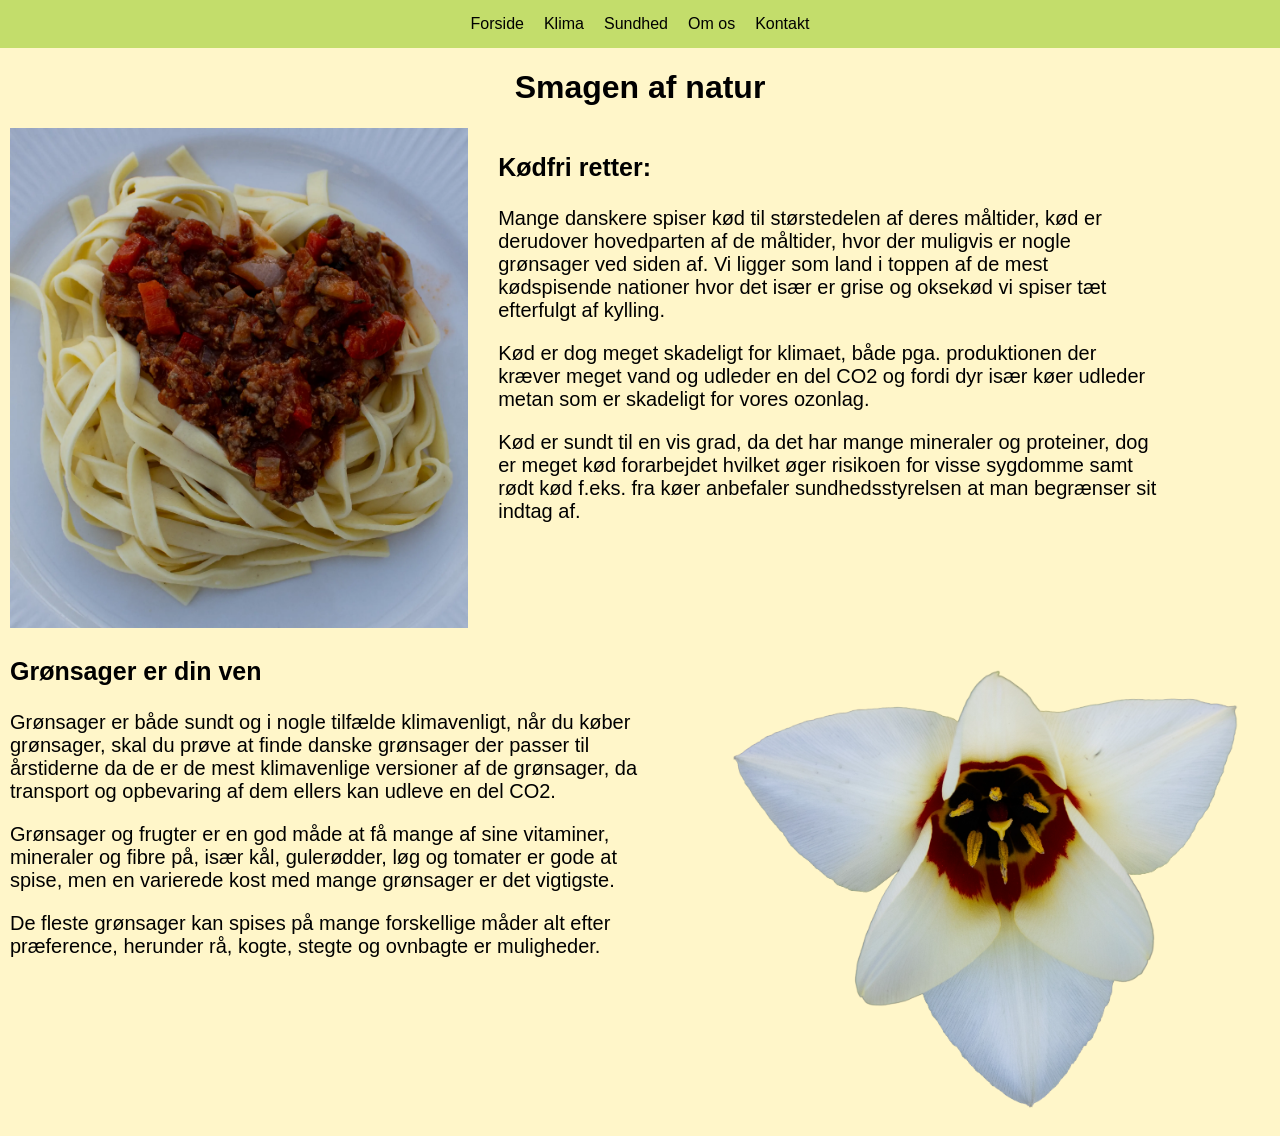
<file: index.html>
<!DOCTYPE html>
<html>
<head>
    <meta name="viewport" content="width=device-width, initial-scale=1">
    <link rel="stylesheet" href="style.css">
</head>
<body>
	<nav class="navbar">
    <a href="index.html">Forside</a>
	<a href="klima.html">Klima</a>
    <a href="Sundhed.html">Sundhed</a>
    <a href="Om-os.html"> Om os</a>
    <a href="Kontakt.html">Kontakt</a>
	</nav>
	<main>
		<h1> Smagen af natur </h1>
		<article class = "flex-sektion">
			<div>
				<img class = "overst-forsidebillede" src ="Billeder/forside-billeder-øverst.webp" alt = "Billede af plante">
			</div>
			<div>
				<h3>Kødfri retter: </h3>
				<p class = "Forside">

Mange danskere spiser kød til størstedelen af deres måltider, kød er derudover hovedparten af de måltider, hvor der muligvis er nogle grønsager ved siden af. Vi ligger som land i toppen af de mest kødspisende nationer hvor det især er grise og oksekød vi spiser tæt efterfulgt af kylling.  
					</p>
				<p class = "Forside">

Kød er dog meget skadeligt for klimaet, både pga. produktionen der kræver meget vand og udleder en del CO2 og fordi dyr især køer udleder metan som er skadeligt for vores ozonlag. 
					</p>
				<p class = "Forside">

Kød er sundt til en vis grad, da det har mange mineraler og proteiner, dog er meget kød forarbejdet hvilket øger risikoen for visse sygdomme samt rødt kød f.eks. fra køer anbefaler sundhedsstyrelsen at man begrænser sit indtag af.</p>
			</div> 
		</article>
		
		<article class = "flex-sektion">
			<div>
				<h3>Grønsager er din ven </h3>
				<p> 

Grønsager er både sundt og i nogle tilfælde klimavenligt, når du køber grønsager, skal du prøve at finde danske grønsager der passer til årstiderne da de er de mest klimavenlige versioner af de grønsager, da transport og opbevaring af dem ellers kan udleve en del CO2.  
					</p>
				<p>

Grønsager og frugter er en god måde at få mange af sine vitaminer, mineraler og fibre på, især kål, gulerødder, løg og tomater er gode at spise, men en varierede kost med mange grønsager er det vigtigste. 
</p>
				<p>
De fleste grønsager kan spises på mange forskellige måder alt efter præference, herunder rå, kogte, stegte og ovnbagte er muligheder.  </p>
			</div> 
			<div>
				<img class = "nederst-forsidebillede" src ="Billeder/forside-billeder-nederst.webp" alt = "Billede af æg">
			</div>
			   
		</article>
	</main> 
</body>
</html>
</file>
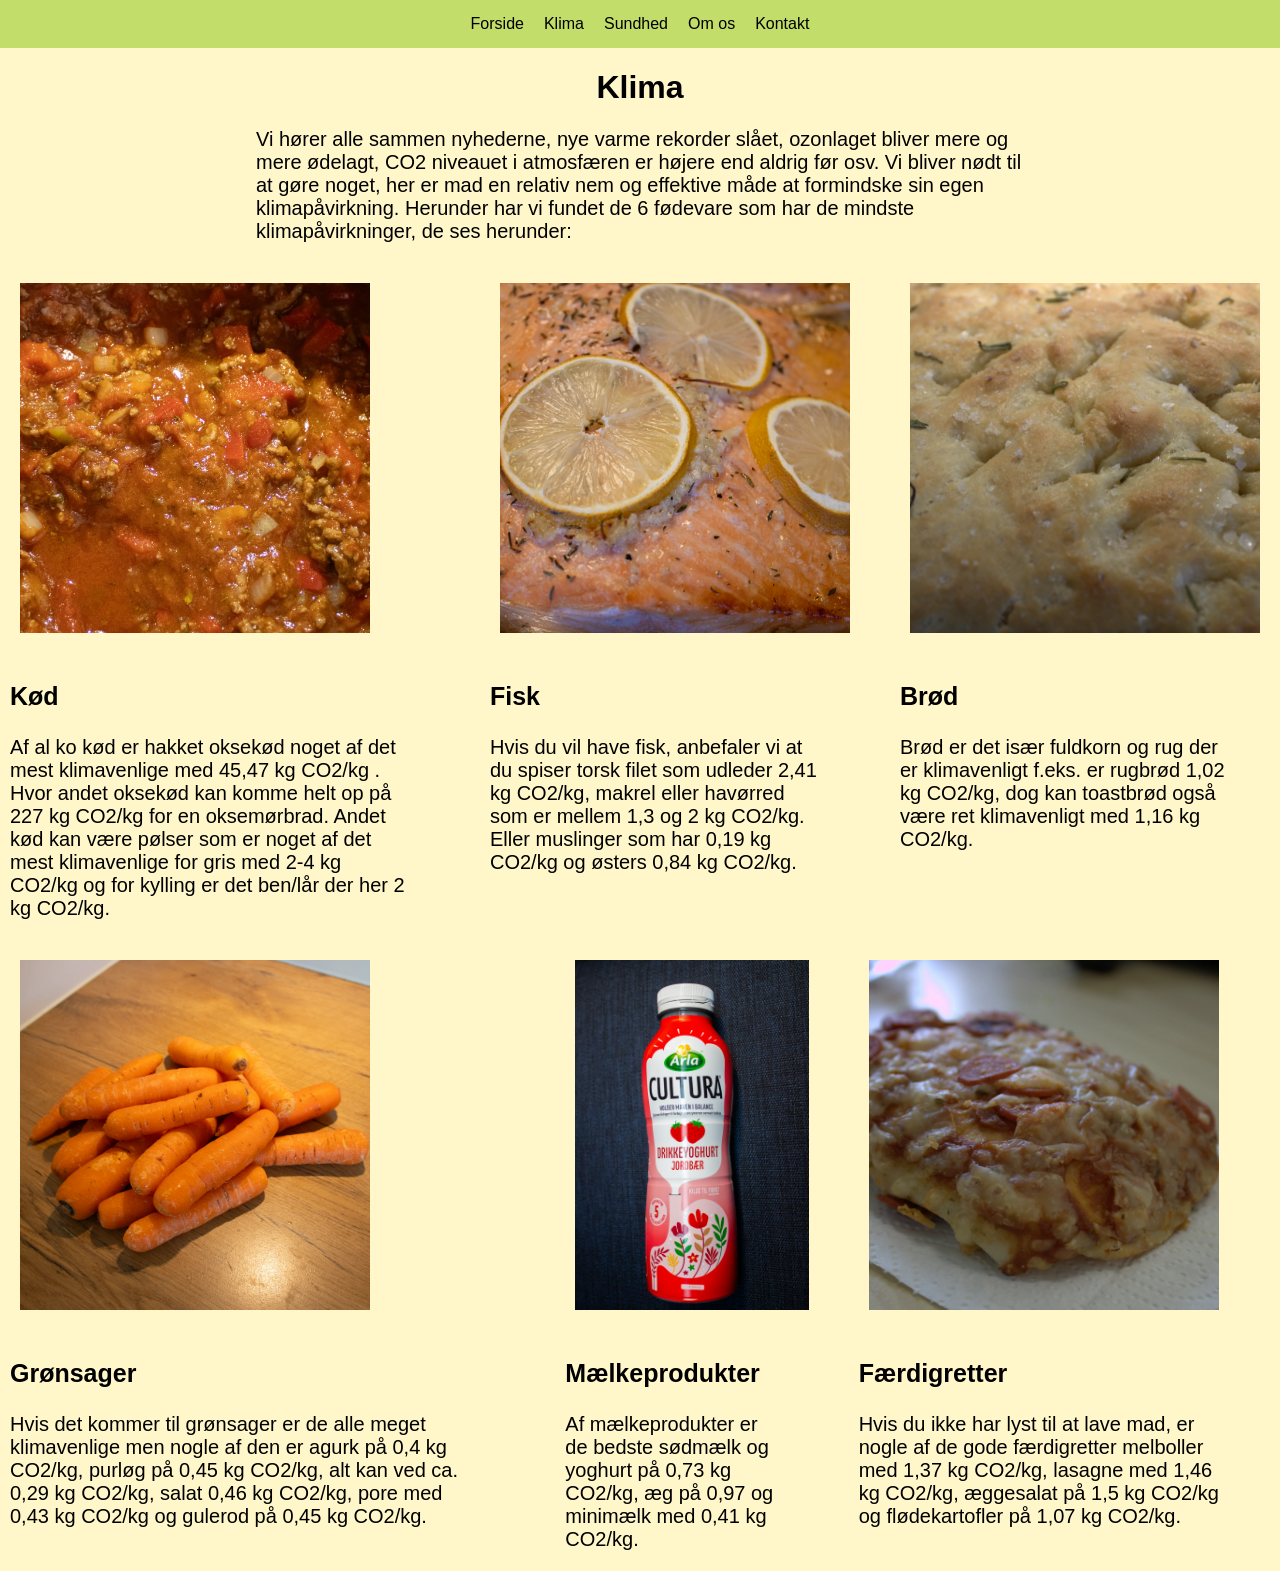
<file: klima.html>
<!DOCTYPE html>
<html>
<head>
    <meta name="viewport" content="width=device-width, initial-scale=1">
    <link rel="stylesheet" href="style.css">
</head>
<body>
	<nav class="navbar">
    <a href="index.html">Forside</a>
	<a href="klima.html">Klima</a>
    <a href="Sundhed.html">Sundhed</a>
    <a href="Om-os.html"> Om os</a>
    <a href="Kontakt.html">Kontakt</a>
	</nav>
	<main>
		<h1> Klima </h1>	
		<p class = "ks">Vi hører alle sammen nyhederne, nye varme rekorder slået, ozonlaget bliver mere og mere ødelagt, CO2 niveauet i atmosfæren er højere end aldrig før osv. Vi bliver nødt til at gøre noget, her er mad en relativ nem og effektive måde at formindske sin egen klimapåvirkning. Herunder har vi fundet de 6 fødevare som har de mindste klimapåvirkninger, de ses herunder: </p>
		<article class = "flex-sektion">
			<div>
				<img class = "mere-om-billede" src ="Billeder/mad-1.webp" alt = "Billede af mad">
				<h3> Kød </h3>
					<p>Af al ko kød er hakket oksekød noget af det mest klimavenlige med 45,47 kg CO2/kg . Hvor andet oksekød kan komme helt op på 227 kg CO2/kg for en oksemørbrad. Andet kød kan være pølser som er noget af det mest klimavenlige for gris med 2-4 kg CO2/kg og for kylling er det ben/lår der her 2 kg CO2/kg.  </p>
			</div>
			<div>
				<img class = "mere-om-billede" src ="Billeder/mad-2.webp" alt = "Billede af mad">
				<h3> Fisk</h3>
					<p>Hvis du vil have fisk, anbefaler vi at du spiser torsk filet som udleder 2,41 kg CO2/kg, makrel eller havørred som er mellem 1,3 og 2 kg CO2/kg. Eller muslinger som har 0,19 kg CO2/kg og østers 0,84 kg CO2/kg.  </p>
			</div>
			<div>
				<img class = "mere-om-billede" src ="Billeder/mad-3.webp" alt = "Billede af mad">
				<h3> Brød </h3>
					<p>Brød er det især fuldkorn og rug der er klimavenligt f.eks. er rugbrød 1,02 kg CO2/kg, dog kan toastbrød også være ret klimavenligt med 1,16 kg CO2/kg.  </p>
			</div>
		</article> 
		<article class = "flex-sektion">
			<div>
				<img class = "mere-om-billede" src ="Billeder/mad-4.webp" alt = "Billede af mad">
				<h3> Grønsager </h3>
					<p> Hvis det kommer til grønsager er de alle meget klimavenlige men nogle af den er agurk på 0,4 kg CO2/kg, purløg på 0,45 kg CO2/kg, alt kan ved ca. 0,29 kg CO2/kg, salat 0,46 kg CO2/kg, pore med 0,43 kg CO2/kg og gulerod på 0,45 kg CO2/kg. </p>
			</div>
			<div>
				<img class = "mere-om-billede" src ="Billeder/mad-5.webp" alt = "Billede af mad">
				<h3> Mælkeprodukter</h3>
					<p>Af mælkeprodukter er de bedste sødmælk og yoghurt på 0,73 kg CO2/kg, æg på 0,97 og minimælk med 0,41 kg CO2/kg.  </p>
			</div>
			<div>
				<img class = "mere-om-billede" src ="Billeder/mad-6.webp" alt = "Billede af mad">
				<h3> Færdigretter </h3>
					<p>Hvis du ikke har lyst til at lave mad, er nogle af de gode færdigretter melboller med 1,37 kg CO2/kg, lasagne med 1,46 kg CO2/kg, æggesalat på 1,5 kg CO2/kg og flødekartofler på 1,07 kg CO2/kg.   </p>
			</div>
		</article> 
		
	</main> 
</body>
</html>
</file>
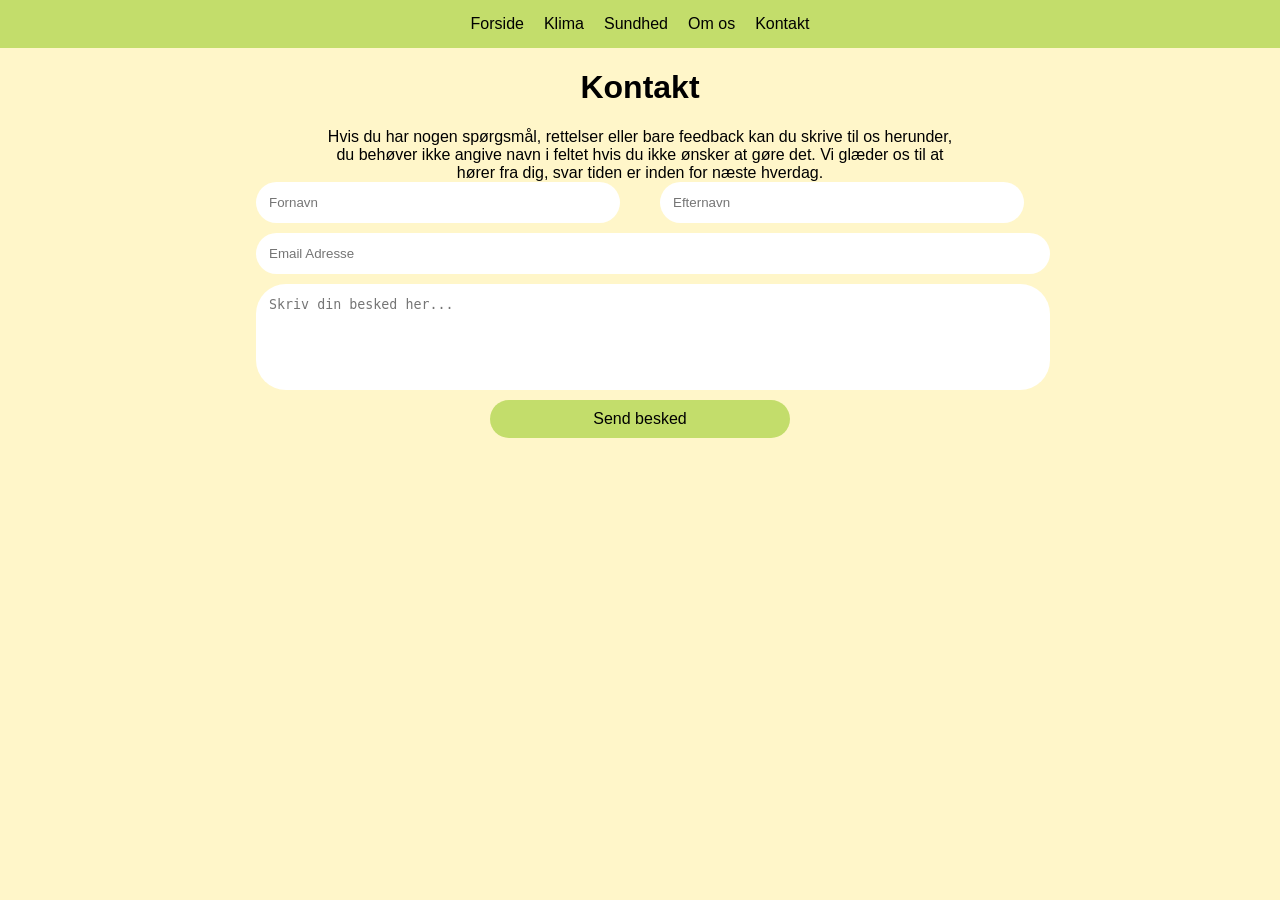
<file: Kontakt.html>
<!DOCTYPE html>
<html>
<head>
    <meta name="viewport" content="width=device-width, initial-scale=1">
    <link rel="stylesheet" href="style.css">
</head>
<body>
	<nav class="navbar">
    <a href="index.html">Forside</a>
	<a href="klima.html">Klima</a>
    <a href="Sundhed.html">Sundhed</a>
    <a href="Om-os.html"> Om os</a>
    <a href="Kontakt.html">Kontakt</a>
	</nav>
	<main>
		<h1> Kontakt </h1>
		<div class = "tekst-kontakt">
			Hvis du har nogen spørgsmål, rettelser eller bare feedback kan du skrive til os herunder, du behøver ikke angive navn i feltet hvis du ikke ønsker at gøre det. Vi glæder os til at hører fra dig, svar tiden er inden for næste hverdag. 
		</div>
	<article class = "flex-sektion">
		<div class="form">
  <div class="raekke">
    <input type="text" placeholder="Fornavn">
    <input type="text" placeholder="Efternavn">
  </div>

  <input type="Email" placeholder="Email Adresse">
  
  <textarea placeholder="Skriv din besked her..."></textarea>

  <button>Send besked</button>
</div>
		</article>
 
	</main> 
</body>
</html>
</file>
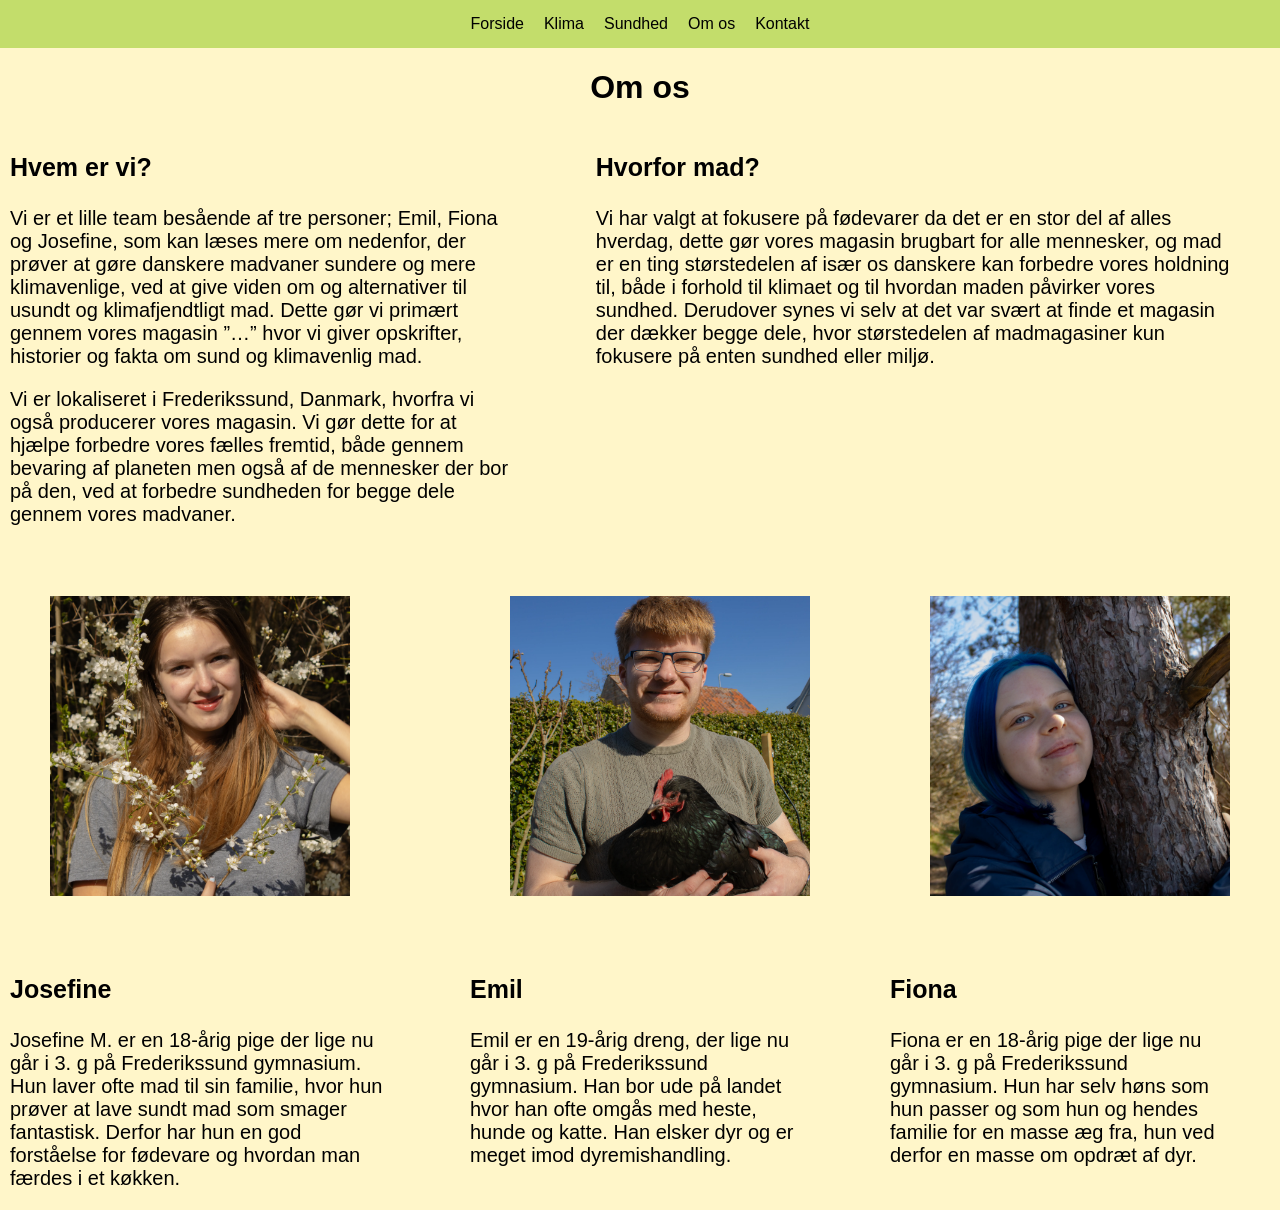
<file: Om-os.html>
<!DOCTYPE html>
<html>
<head>
    <meta name="viewport" content="width=device-width, initial-scale=1">
    <link rel="stylesheet" href="style.css">
</head>
<body>
	<nav class="navbar">
    <a href="index.html">Forside</a>
	<a href="klima.html">Klima</a>
    <a href="Sundhed.html">Sundhed</a>
    <a href="Om-os.html"> Om os</a>
    <a href="Kontakt.html">Kontakt</a>
	</nav>
	<main>
		<h1> Om os </h1>
		<article class = "flex-sektion">
			<div>
				<h3> Hvem er vi?  </h3>
					<p>

Vi er et lille team besående af tre personer; Emil, Fiona og Josefine, som kan læses mere om nedenfor, der prøver at gøre danskere madvaner sundere og mere klimavenlige, ved at give viden om og alternativer til usundt og klimafjendtligt mad.   Dette gør vi primært gennem vores magasin ”…” hvor vi giver opskrifter, historier og fakta om sund og klimavenlig mad. </p>
				<p>

Vi er lokaliseret i Frederikssund, Danmark, hvorfra vi også producerer vores magasin. Vi gør dette for at hjælpe forbedre vores fælles fremtid, både gennem bevaring af planeten men også af de mennesker der bor på den, ved at forbedre sundheden for begge dele gennem vores madvaner.  </p>
			</div>
			<div>
				<h3> Hvorfor mad?  </h3>
					<p>Vi har valgt at fokusere på fødevarer da det er en stor del af alles hverdag, dette gør vores magasin brugbart for alle mennesker, og mad er en ting størstedelen af især os danskere kan forbedre vores holdning til, både i forhold til klimaet og til hvordan maden påvirker vores sundhed. Derudover synes vi selv at det var svært at finde et magasin der dækker begge dele, hvor størstedelen af madmagasiner kun fokusere på enten sundhed eller miljø.</p>
			</div>
		</article> 
		
		<article class = "flex-sektion">
			<div>
				<img class = "om-os-billede" src ="Billeder/om-os-Josefine.webp" alt = "Billede af Josefine">
					<h3> Josefine</h3>
					<p>Josefine M. er en 18-årig pige der lige nu går i 3. g på Frederikssund gymnasium. Hun laver ofte mad til sin familie, hvor hun prøver at lave sundt mad som smager fantastisk. Derfor har hun en god forståelse for fødevare og hvordan man færdes i et køkken. </p>
			</div>
			<div>
				<img class = "om-os-billede" src ="Billeder/om-os-EMIL.webp" alt = "Billede af Emil">
				<h3> Emil</h3>
					<p>Emil er en 19-årig dreng, der lige nu går i 3. g på Frederikssund gymnasium. Han bor ude på landet hvor han ofte omgås med heste, hunde og katte. Han elsker dyr og er meget imod dyremishandling.  </p>
			</div>
			<div>
				<img class = "om-os-billede" src ="Billeder/om-os-Fiona.webp" alt = "Billede af Fiona">
				<h3> Fiona</h3>
					<p>Fiona er en 18-årig pige der lige nu går i 3. g på Frederikssund gymnasium. Hun har selv høns som hun passer og som hun og hendes familie for en masse æg fra, hun ved derfor en masse om opdræt af dyr. </p>
			</div>
		</article> 
		
	</main> 
</body>
</html>
</file>
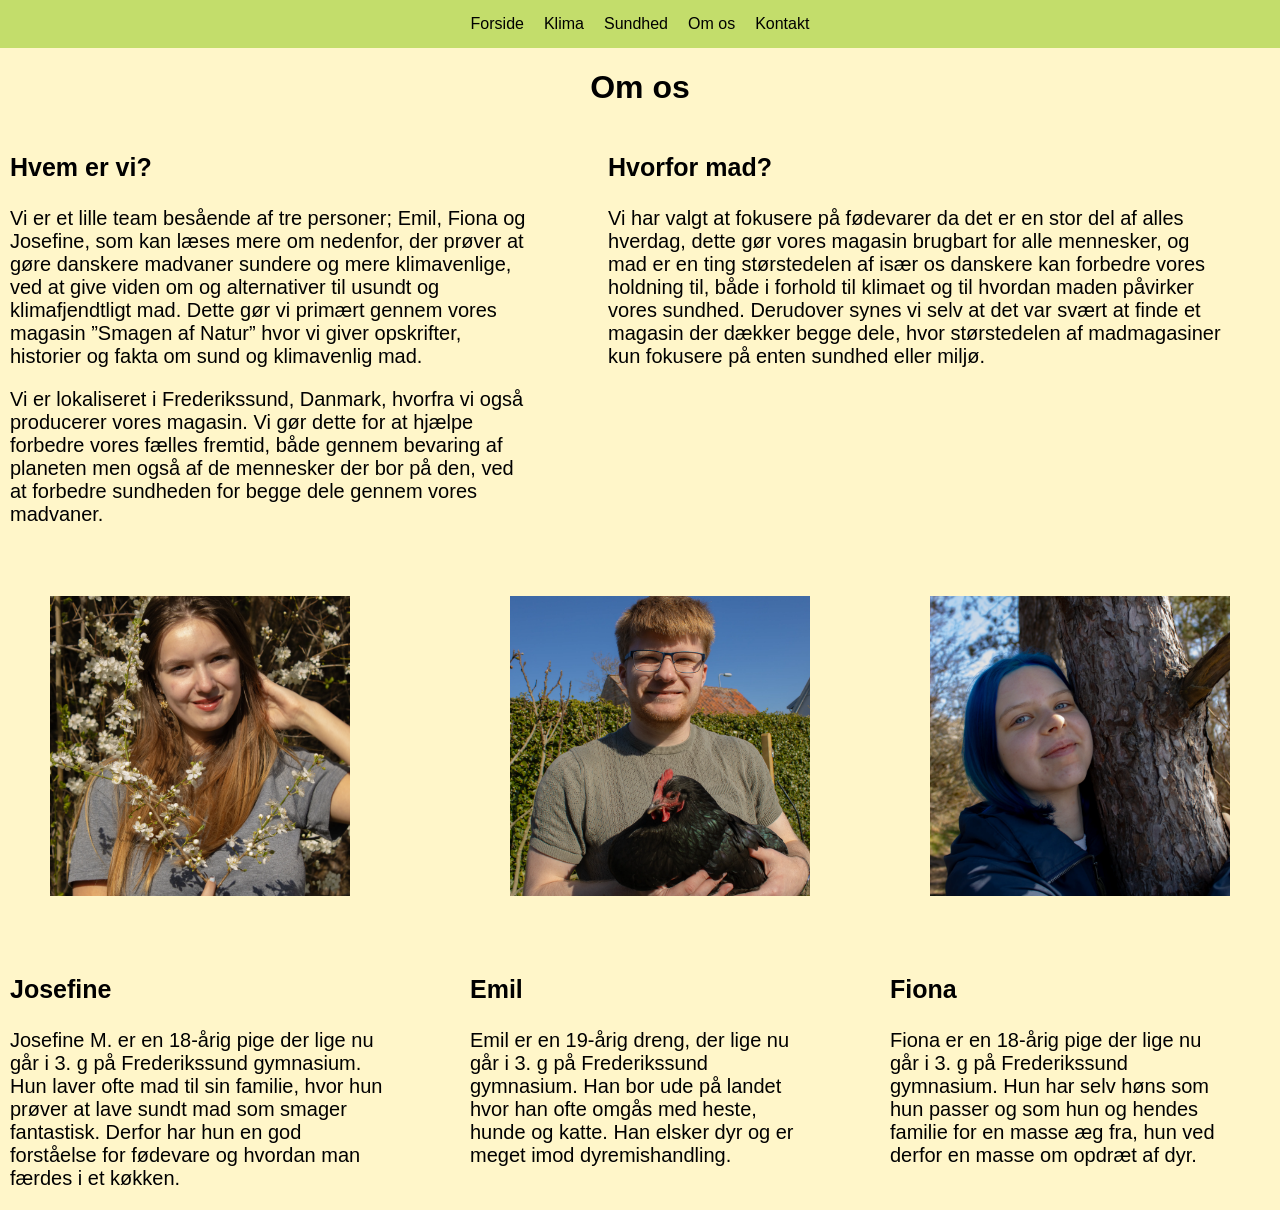
<file: om-os.html>
<!DOCTYPE html>
<html>
<head>
    <meta name="viewport" content="width=device-width, initial-scale=1">
    <link rel="stylesheet" href="style.css">
</head>
<body>
	<nav class="navbar">
    <a href="index.html">Forside</a>
	<a href="klima.html">Klima</a>
    <a href="Sundhed.html">Sundhed</a>
    <a href="Om-os.html"> Om os</a>
    <a href="Kontakt.html">Kontakt</a>
	</nav>
	<main>
		<h1> Om os </h1>
		<article class = "flex-sektion">
			<div>
				<h3> Hvem er vi?  </h3>
					<p>

Vi er et lille team besående af tre personer; Emil, Fiona og Josefine, som kan læses mere om nedenfor, der prøver at gøre danskere madvaner sundere og mere klimavenlige, ved at give viden om og alternativer til usundt og klimafjendtligt mad.   Dette gør vi primært gennem vores magasin ”Smagen af Natur” hvor vi giver opskrifter, historier og fakta om sund og klimavenlig mad. </p>
				<p>

Vi er lokaliseret i Frederikssund, Danmark, hvorfra vi også producerer vores magasin. Vi gør dette for at hjælpe forbedre vores fælles fremtid, både gennem bevaring af planeten men også af de mennesker der bor på den, ved at forbedre sundheden for begge dele gennem vores madvaner.  </p>
			</div>
			<div>
				<h3> Hvorfor mad?  </h3>
					<p>Vi har valgt at fokusere på fødevarer da det er en stor del af alles hverdag, dette gør vores magasin brugbart for alle mennesker, og mad er en ting størstedelen af især os danskere kan forbedre vores holdning til, både i forhold til klimaet og til hvordan maden påvirker vores sundhed. Derudover synes vi selv at det var svært at finde et magasin der dækker begge dele, hvor størstedelen af madmagasiner kun fokusere på enten sundhed eller miljø.</p>
			</div>
		</article> 
		
		<article class = "flex-sektion">
			<div>
				<img class = "om-os-billede" src ="Billeder/om-os-Josefine.webp" alt = "Billede af Josefine">
					<h3> Josefine</h3>
					<p>Josefine M. er en 18-årig pige der lige nu går i 3. g på Frederikssund gymnasium. Hun laver ofte mad til sin familie, hvor hun prøver at lave sundt mad som smager fantastisk. Derfor har hun en god forståelse for fødevare og hvordan man færdes i et køkken. </p>
			</div>
			<div>
				<img class = "om-os-billede" src ="Billeder/om-os-EMIL.webp" alt = "Billede af Emil">
				<h3> Emil</h3>
					<p>Emil er en 19-årig dreng, der lige nu går i 3. g på Frederikssund gymnasium. Han bor ude på landet hvor han ofte omgås med heste, hunde og katte. Han elsker dyr og er meget imod dyremishandling.  </p>
			</div>
			<div>
				<img class = "om-os-billede" src ="Billeder/om-os-Fiona.webp" alt = "Billede af Fiona">
				<h3> Fiona</h3>
					<p>Fiona er en 18-årig pige der lige nu går i 3. g på Frederikssund gymnasium. Hun har selv høns som hun passer og som hun og hendes familie for en masse æg fra, hun ved derfor en masse om opdræt af dyr. </p>
			</div>
		</article> 
		
	</main> 
</body>
</html>
</file>
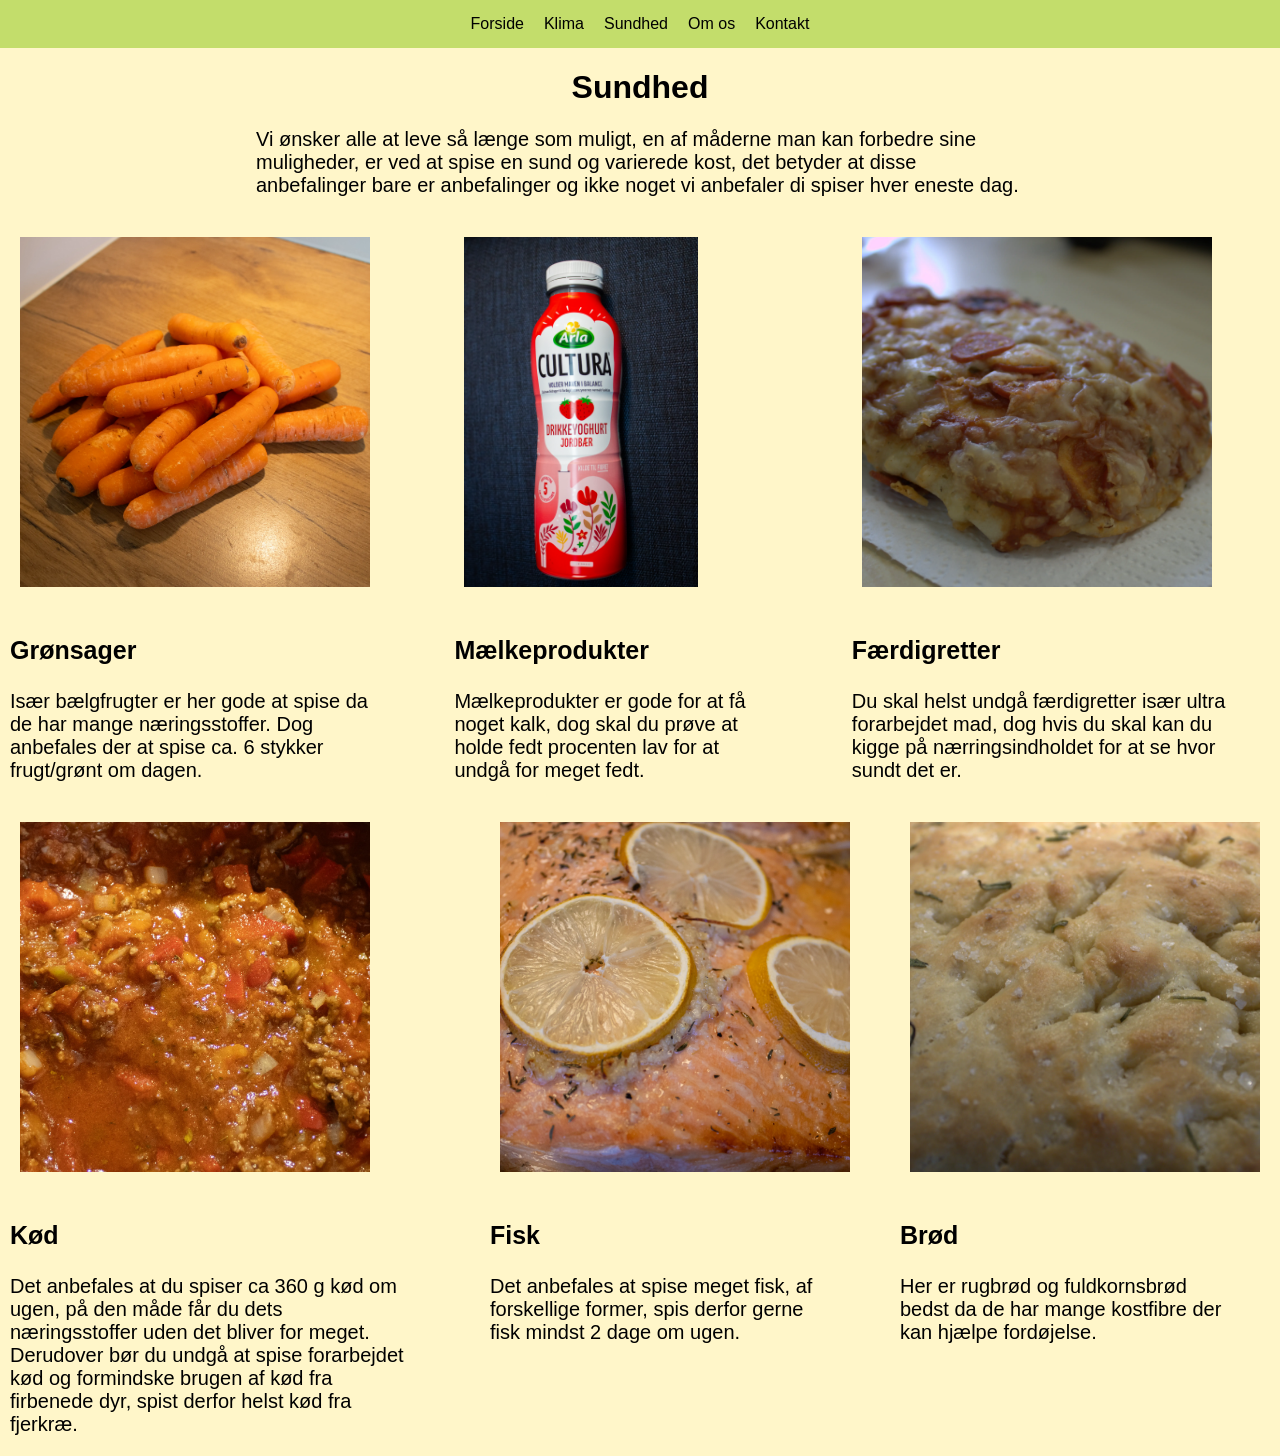
<file: Sundhed.html>
<!DOCTYPE html>
<html>
<head>
    <meta name="viewport" content="width=device-width, initial-scale=1">
    <link rel="stylesheet" href="style.css">
</head>
<body>
	<nav class="navbar">
    <a href="index.html">Forside</a>
	<a href="klima.html">Klima</a>
    <a href="Sundhed.html">Sundhed</a>
    <a href="Om-os.html"> Om os</a>
    <a href="Kontakt.html">Kontakt</a>
	</nav>
	<main>
		<h1> Sundhed </h1>		
		<p class = "ks">Vi ønsker alle at leve så længe som muligt, en af måderne man kan forbedre sine muligheder, er ved at spise en sund og varierede kost, det betyder at disse anbefalinger bare er anbefalinger og ikke noget vi anbefaler di spiser hver eneste dag.  </p>
			<article class = "flex-sektion">
			<div>
				<img class = "mere-om-billede" src ="Billeder/mad-4.webp" alt = "Billede af mad">
				<h3> Grønsager </h3>
					<p> Især bælgfrugter er her gode at spise da de har mange næringsstoffer. Dog anbefales der at spise ca. 6 stykker frugt/grønt om dagen.  </p>
			</div>
			<div>
				<img class = "mere-om-billede" src ="Billeder/mad-5.webp" alt = "Billede af mad">
				<h3> Mælkeprodukter</h3>
					<p>Mælkeprodukter er gode for at få noget kalk, dog skal du prøve at holde fedt procenten lav for at undgå for meget fedt.  </p>
			</div>
			<div>
				<img class = "mere-om-billede" src ="Billeder/mad-6.webp" alt = "Billede af mad">
				<h3> Færdigretter </h3>
					<p>Du skal helst undgå færdigretter især ultra forarbejdet mad, dog hvis du skal kan du kigge på nærringsindholdet for at se hvor sundt det er.    </p>
			</div>
		</article> 
		<article class = "flex-sektion">
			<div>
				<img class = "mere-om-billede" src ="Billeder/mad-1.webp" alt = "Billede af mad">
				<h3> Kød </h3>
					<p>Det anbefales at du spiser ca 360 g kød om ugen, på den måde får du dets næringsstoffer uden det bliver for meget. Derudover bør du undgå at spise forarbejdet kød og formindske brugen af kød fra firbenede dyr, spist derfor helst kød fra fjerkræ.   </p>
			</div>
			<div>
				<img class = "mere-om-billede" src ="Billeder/mad-2.webp" alt = "Billede af mad">
				<h3> Fisk</h3>
					<p>Det anbefales at spise meget fisk, af forskellige former, spis derfor gerne fisk mindst 2 dage om ugen.  </p>
			</div>
			<div>
				<img class = "mere-om-billede" src ="Billeder/mad-3.webp" alt = "Billede af mad">
				<h3> Brød </h3>
					<p>Her er rugbrød og fuldkornsbrød bedst da de har mange kostfibre der kan hjælpe fordøjelse.   </p>
			</div>
		</article> 
	
		
	</main> 
</body>
</html>
</file>
<file: style.css>
body{
    font-family: "Segoe UI", sans-serif;
    margin: 0;
    padding: 0;
	font-stretch: 16px;
    background-color:  #FFF6C9;
}
.navbar {
    background-color: #C3DD6B;
    display: flex;
    justify-content: center;
    gap: 20px;
    padding: 15px;
    overflow: hidden;
}

.navbar:hover {
  color: white;
}
.flex-sektion a {
    font-weight: bold;
    padding: 20px;
}
.flex-sektion {
    display: flex;
    gap: 20px;         
    align-items: flex-start;
}
h1 {
    text-align: center;
}
.ks {
	padding-left: 20%;
	padding-right: 20%;
}
a {
    text-decoration: none;
    color: black;
}
p {
	font-size: 20px;
	padding-right: 50px;
	padding-left: 10px;
}
h3 {
	font-size: 18;
	padding-left: 10px;
	font-size: 25px;
}
ul {
	font-size: 20px;
	padding-left: 10px;
}

.overst-forsidebillede {
	padding-left: 10px;
	height: 500px;
}
.nederst-forsidebillede {
	height: 500px;
}
.om-os-billede {
	height: 300px;
	padding: 50px;
}
.Forside {
	padding-right: 15%;
}
.mere-om-billede {
	height: 350px;
	padding: 20px;
}
.tekst-kontakt {
    text-align: center; 
	width: 50%;
	padding-left: 25%;
}
.boks-2{
    border-radius: 20px;
    background-color: greenyellow;
    width: 600px;
    height: 150px;
    text-align: center;
    justify-content: center;
    display: flex;
    font-size: 25;
    margin: 40px auto;
}
.boks {
    border-radius: 20px;
    background-color: greenyellow;
    width: 300px;
    height: 30px;
    text-align: center;
    justify-content: center;
    margin: 40px auto;
    display: flex;
    font-size: 20px;
}
.Gras {
	width: 100%;
}

.form {
    width: 60%;
    margin: auto;
    display: flex;
    flex-direction: column;
    gap: 10px;
}

.raekke {
    display: flex;
    gap: 40px;
}

input, textarea {
    width: 100%;
    padding: 13px;
    border: none;
    border-radius: 50px;   
}

textarea {
    border-radius: 30px;   
    height: 80px;
    resize: none;
	padding: 13px;
}


button {
    background: #C3DD6B;
    color: black;
    padding: 10px;
    border: none;
    border-radius: 50px;   
    font-size: 16px;
    cursor: pointer;
	width: 300px;
	margin: 0 auto;
}
@media (max-width: 600px) {
  .flex-sektion {
    flex-direction: column;
    align-items: flex-start;
  }
.flex-sektion.omvendt {
    flex-direction: column;
  }
  .billede {
    width: 100%;         
  }
</file>
